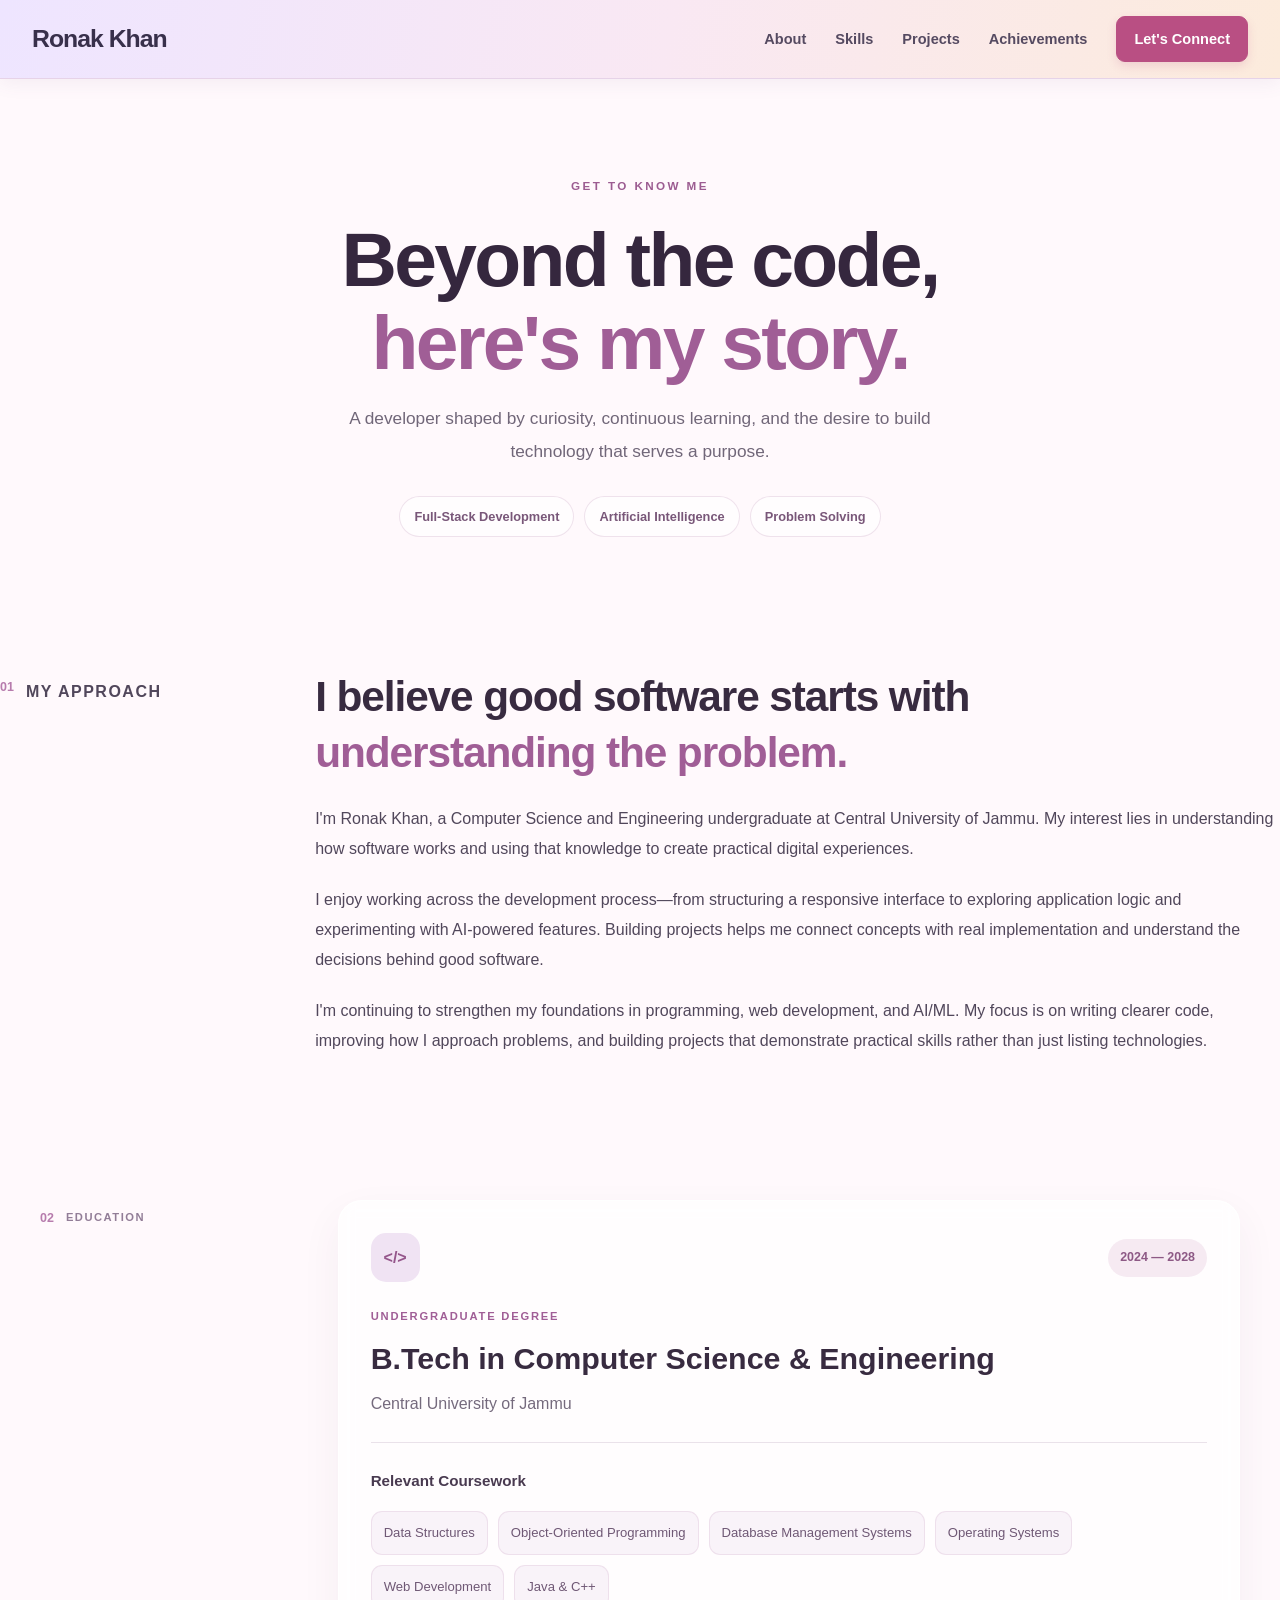
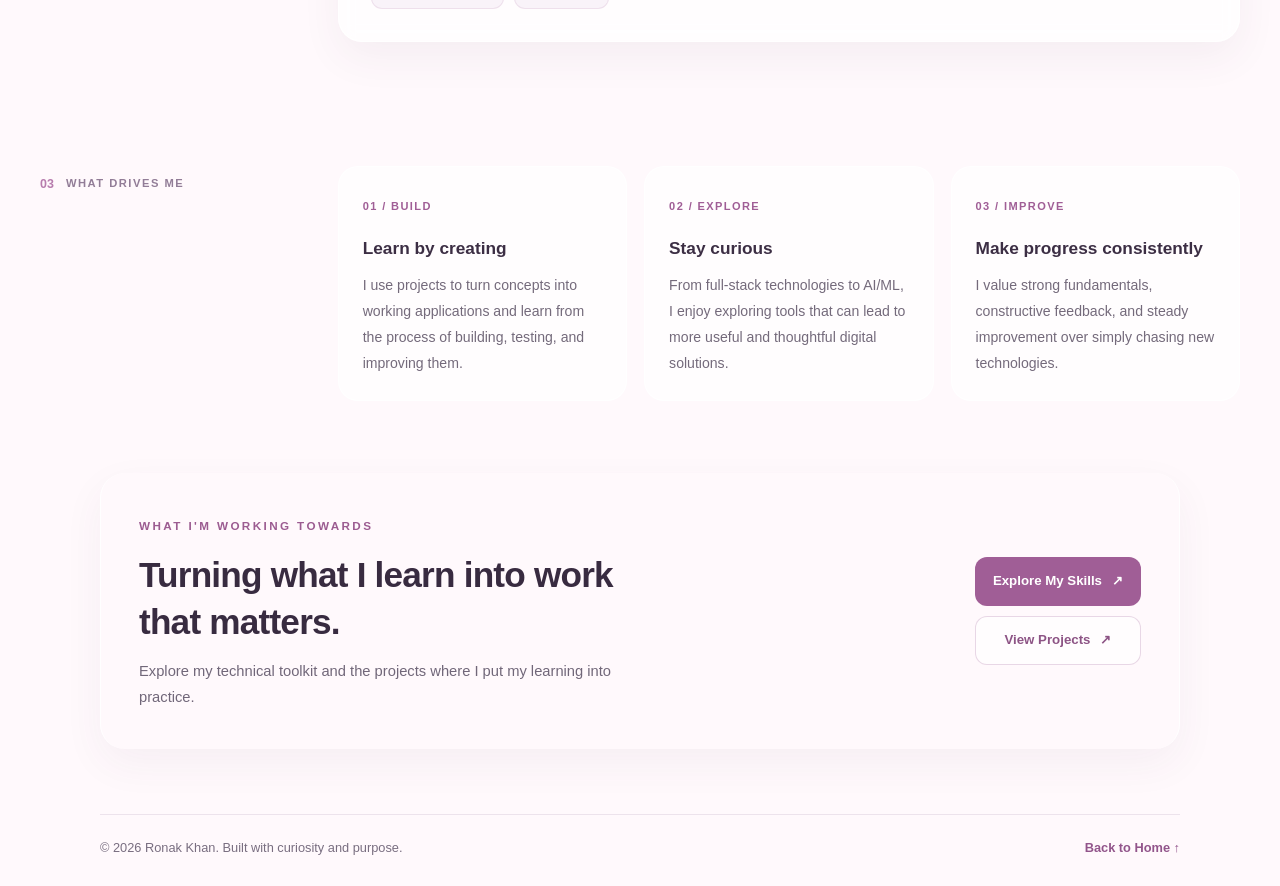
<file: pages/about.html>
<!DOCTYPE html>
<html lang="en">


<head>
    <meta charset="UTF-8">
    <meta name="viewport" content="width=device-width, initial-scale=1.0">

    <meta name="description" content="Learn about my development journey, technical interests, and approach to building useful digital products.">

    <title>About | Ronak Khan</title>

    <link rel="stylesheet" href="../css/style.css">
    <link rel="stylesheet" href="../css/about.css">
</head>

<body>

    <header class="site-header">
        <nav class="navbar container" aria-label="Main navigation">
            <a class="brand" href="../index.html">Ronak Khan</a>

            <div class="nav-links">
                <a href="about.html" aria-current="page">About</a>
                <a href="skills.html">Skills</a>
                <a href="projects.html">Projects</a>
                <a href="achievements.html">Achievements</a>
                <a href="contact.html" class="nav-contact">Let's Connect</a>
            </div>
        </nav>
    </header>

    <main class="about-page">

        <!-- Page introduction -->
        <section class="about-hero">
            <div class="about-shell">
                <span class="about-eyebrow">GET TO KNOW ME</span>

                <h1>
                    Beyond the code,<br>
                    <span>here's my story.</span>
                </h1>

                <p class="about-lead">
                    A developer shaped by curiosity, continuous learning, and the desire to build technology that serves a purpose.
                </p>

                <div class="about-hero-meta">
                    <span>Full-Stack Development</span>
                    <span>Artificial Intelligence</span>
                    <span>Problem Solving</span>
                </div>
            </div>
        </section>

        <!-- Personal introduction -->
        <section class="about-story section-shell">
            <div class="about-section-label">
                <span>01</span>
                <p>MY APPROACH</p>
            </div>

            <div class="about-story-content">
                <h2>
                    I believe good software starts with
                    <span>understanding the problem.</span>
                </h2>

                <p>
                    I'm Ronak Khan, a Computer Science and Engineering undergraduate at Central University of Jammu. My interest lies in understanding how software works and using that knowledge to create practical digital experiences.
                </p>

                <p>
                    I enjoy working across the development process—from structuring a responsive interface to exploring application logic and experimenting with AI-powered features. Building projects helps me connect concepts with real implementation and understand the decisions
                    behind good software.
                </p>

                <p>
                    I'm continuing to strengthen my foundations in programming, web development, and AI/ML. My focus is on writing clearer code, improving how I approach problems, and building projects that demonstrate practical skills rather than just listing technologies.
                </p>
            </div>
        </section>

        <!-- Education -->
        <section class="about-education section-shell">
            <div class="about-section-label">
                <span>02</span>
                <p>EDUCATION</p>
            </div>

            <article class="education-panel">
                <div class="education-topline">
                    <span class="education-icon" aria-hidden="true">&lt;/&gt;</span>
                    <span class="education-period">2024 — 2028</span>
                </div>

                <p class="education-degree">UNDERGRADUATE DEGREE</p>

                <h2>B.Tech in Computer Science &amp; Engineering</h2>

                <p class="education-university">
                    Central University of Jammu
                </p>

                <div class="education-rule"></div>

                <h3>Relevant Coursework</h3>

                <div class="coursework-grid">
                    <span>Data Structures</span>
                    <span>Object-Oriented Programming</span>
                    <span>Database Management Systems</span>
                    <span>Operating Systems</span>
                    <span>Web Development</span>
                    <span>Java &amp; C++</span>
                </div>
            </article>
        </section>

        <!-- What motivates me -->
        <section class="about-principles section-shell">
            <div class="about-section-label">
                <span>03</span>
                <p>WHAT DRIVES ME</p>
            </div>

            <div class="principles-grid">
                <article class="principle-card">
                    <span class="principle-number">01 / BUILD</span>
                    <h3>Learn by creating</h3>
                    <p>
                        I use projects to turn concepts into working applications and learn from the process of building, testing, and improving them.
                    </p>
                </article>

                <article class="principle-card">
                    <span class="principle-number">02 / EXPLORE</span>
                    <h3>Stay curious</h3>
                    <p>
                        From full-stack technologies to AI/ML, I enjoy exploring tools that can lead to more useful and thoughtful digital solutions.
                    </p>
                </article>

                <article class="principle-card">
                    <span class="principle-number">03 / IMPROVE</span>
                    <h3>Make progress consistently</h3>
                    <p>
                        I value strong fundamentals, constructive feedback, and steady improvement over simply chasing new technologies.
                    </p>
                </article>
            </div>
        </section>

        <!-- Next step -->
        <section class="about-next">
            <div class="about-next-inner">
                <div>
                    <span class="about-eyebrow">WHAT I'M WORKING TOWARDS</span>
                    <h2>Turning what I learn into work that matters.</h2>
                    <p>
                        Explore my technical toolkit and the projects where I put my learning into practice.
                    </p>
                </div>

                <div class="about-next-actions">
                    <a class="about-button about-button-primary" href="skills.html">
                        Explore My Skills <span aria-hidden="true">↗</span>
                    </a>

                    <a class="about-button about-button-secondary" href="projects.html">
                        View Projects <span aria-hidden="true">↗</span>
                    </a>
                </div>
            </div>
        </section>

    </main>

    <footer class="about-footer">
        <p>© 2026 Ronak Khan. Built with curiosity and purpose.</p>
        <a href="../index.html">Back to Home ↑</a>
    </footer>

</body>

</html>
</file>
<file: css/style.css>
/* =================================
   COMMON PORTFOLIO STYLES
================================= */

:root {
    --page-bg: #fffdfd;
    --white: #ffffff;
    --pink: #d96f9b;
    --pink-dark: #b94e7c;
    --pink-soft: #fff0f5;
    --lavender: #8b7bc8;
    --lavender-soft: #f1edff;
    --heading: #302c3d;
    --text: #5f5a6c;
    --muted: #888293;
    --border: #eee7ef;
    --radius: 16px;
    --page-width: 1160px;
}

* {
    margin: 0;
    padding: 0;
    box-sizing: border-box;
}

html {
    scroll-behavior: smooth;
    scroll-padding-top: 90px;
}

body {
    background: var(--page-bg);
    color: var(--text);
    font-family: "Segoe UI", Arial, sans-serif;
    font-size: 16px;
    line-height: 1.7;
    -webkit-font-smoothing: antialiased;
}

a {
    color: inherit;
    text-decoration: none;
}

img {
    display: block;
    max-width: 100%;
}

.container {
    width: min(var(--page-width), calc(100% - 48px));
    margin-inline: auto;
}


/* NAVIGATION */

.site-header {
    position: sticky;
    top: 0;
    z-index: 10;
    background: rgba(255, 253, 253, 0.94);
    border-bottom: 1px solid var(--border);
    backdrop-filter: blur(12px);
}

.navbar {
    min-height: 76px;
    display: flex;
    align-items: center;
    justify-content: space-between;
    gap: 25px;
}

.brand {
    color: var(--heading);
    font-size: 1.55rem;
    font-weight: 800;
    letter-spacing: -1px;
}

.brand span {
    color: var(--pink);
}

.nav-links {
    display: flex;
    align-items: center;
    gap: 30px;
}

.nav-links a {
    color: var(--text);
    font-size: 0.92rem;
    font-weight: 600;
    transition: color 0.2s ease;
}

.nav-links a:hover {
    color: var(--pink-dark);
}

.nav-links .nav-contact {
    padding: 9px 16px;
    color: var(--pink-dark);
    background: var(--pink-soft);
    border: 1px solid #f4d7e3;
    border-radius: 9px;
}

.nav-links .nav-contact:hover {
    color: #ffffff;
    background: var(--pink-dark);
}


/* REUSABLE BUTTONS */

.button {
    min-height: 48px;
    display: inline-flex;
    align-items: center;
    justify-content: center;
    gap: 10px;
    padding: 12px 20px;
    border: 1px solid transparent;
    border-radius: 10px;
    font-size: 0.92rem;
    font-weight: 700;
    transition: background 0.2s ease, color 0.2s ease, border-color 0.2s ease, transform 0.2s ease;
}

.button:hover {
    transform: translateY(-2px);
}

.button-primary {
    color: var(--white);
    background: var(--pink-dark);
    border-color: var(--pink-dark);
    box-shadow: 0 5px 14px rgba(185, 78, 124, 0.16);
}

.button-primary:hover {
    background: #9f3f69;
    border-color: #9f3f69;
}

.button-secondary {
    color: var(--heading);
    background: var(--white);
    border-color: #e5dce8;
}

.button-secondary:hover {
    color: var(--pink-dark);
    background: var(--pink-soft);
    border-color: #e8bfd1;
}

a:focus-visible {
    outline: 3px solid #bba9ef;
    outline-offset: 4px;
}

@media (max-width: 640px) {
    .container {
        width: calc(100% - 36px);
    }
    .navbar {
        min-height: 68px;
    }
    .nav-links {
        gap: 12px;
    }
    .nav-links a {
        font-size: 0.8rem;
    }
    .nav-links .nav-contact {
        padding: 7px 9px;
    }
}

@media (max-width: 390px) {
    .nav-links {
        gap: 8px;
    }
    .nav-links a {
        font-size: 0.74rem;
    }
}


/* NAVBAR — SOFT LAVENDER PINK */

.site-header {
    position: sticky;
    top: 0;
    z-index: 100;
    background: linear-gradient( 100deg, #f8efff 0%, #fff1f6 55%, #fff8f0 100%);
    border-bottom: 1px solid #ead9ed;
    box-shadow: 0 4px 18px rgba(112, 76, 123, 0.06);
}

.navbar {
    min-height: 78px;
    display: flex;
    align-items: center;
    justify-content: space-between;
    gap: 25px;
}

.brand {
    color: #38304b;
    font-size: 1.55rem;
    font-weight: 800;
    letter-spacing: -1px;
}

.brand span {
    color: #c65c91;
}

.nav-links {
    display: flex;
    align-items: center;
    gap: 29px;
}

.nav-links a {
    color: #554a61;
    font-size: 0.91rem;
    font-weight: 650;
    transition: color 0.2s ease;
}

.nav-links a:hover {
    color: #b34479;
}

.nav-links .nav-contact {
    padding: 10px 17px;
    color: #ffffff;
    background: #bd5b8d;
    border: 1px solid #bd5b8d;
    border-radius: 9px;
    box-shadow: 0 4px 10px rgba(189, 91, 141, 0.15);
}

.nav-links .nav-contact:hover {
    color: #ffffff;
    background: #a74476;
    border-color: #a74476;
}

body {
    background: linear-gradient( 125deg, #fffafc 0%, #fff0f5 32%, #f5efff 68%, #fff7f0 100%);
    background-attachment: fixed;
    color: var(--text);
    font-family: "Segoe UI", Arial, sans-serif;
    font-size: 16px;
    line-height: 1.7;
    -webkit-font-smoothing: antialiased;
}

.site-header {
    position: sticky;
    top: 0;
    z-index: 100;
    background: linear-gradient( 100deg, #eee5ff 0%, #f9e8f3 52%, #fcebdc 100%);
    border-bottom: 1px solid #e6d3e8;
    box-shadow: 0 4px 18px rgba(112, 76, 123, 0.08);
    backdrop-filter: blur(12px);
}

.nav-links .nav-contact {
    padding: 10px 17px;
    color: #ffffff;
    background: #b94f83;
    border: 1px solid #b94f83;
    border-radius: 9px;
    box-shadow: 0 4px 10px rgba(185, 79, 131, 0.17);
}

.nav-links .nav-contact:hover {
    color: #ffffff;
    background: #9f3c6e;
    border-color: #9f3c6e;
}


/* =====================================
   ABOUT SECTION
   Soft pink + lavender portfolio theme
===================================== */

.about-section {
    position: relative;
    isolation: isolate;
    overflow: hidden;
    padding: 100px 24px;
    scroll-margin-top: 90px;
    background: linear-gradient( 125deg, #fffafc 0%, #fff1f5 42%, #f6f0ff 78%, #fff8f1 100%);
    border-top: 1px solid #f3e5ed;
    border-bottom: 1px solid #eee4f3;
}

.about-container {
    max-width: 1160px;
    margin: 0 auto;
}


/* SECTION HEADING */

.about-heading {
    max-width: 760px;
    margin-bottom: 48px;
}

.about-label {
    display: flex;
    align-items: center;
    gap: 10px;
    margin-bottom: 15px;
    color: #b94e7c;
    font-size: 0.76rem;
    font-weight: 800;
    letter-spacing: 2.5px;
}

.about-label::before {
    content: "";
    width: 25px;
    height: 2px;
    background: #d96f9b;
}

.about-heading h2 {
    max-width: 720px;
    color: #302c3d;
    font-size: clamp(2.15rem, 4.5vw, 3.35rem);
    font-weight: 800;
    line-height: 1.2;
    letter-spacing: -1.6px;
}

.about-heading h2 span {
    color: #b94e7c;
}

.about-intro {
    max-width: 680px;
    margin-top: 18px;
    color: #6c6376;
    font-size: 1.04rem;
    line-height: 1.85;
}


/* MAIN TWO-COLUMN LAYOUT */

.about-layout {
    display: grid;
    grid-template-columns: minmax(0, 1.15fr) minmax(300px, 0.85fr);
    align-items: start;
    gap: 55px;
}


/* LEFT COLUMN */

.about-story {
    min-width: 0;
}

.about-story>p {
    margin-bottom: 20px;
    color: #5f586a;
    font-size: 0.98rem;
    line-height: 1.95;
}

.about-story strong {
    color: #42344f;
    font-weight: 750;
}


/* PERSONAL QUOTE */

.about-quote {
    display: flex;
    align-items: flex-start;
    gap: 15px;
    margin-top: 30px;
    padding: 22px 23px;
    background: rgba(255, 255, 255, 0.65);
    border-left: 3px solid #c46b99;
    border-radius: 0 12px 12px 0;
}

.quote-mark {
    color: #c46b99;
    font-family: Georgia, serif;
    font-size: 2.8rem;
    line-height: 1;
}

.about-quote p {
    padding-top: 5px;
    color: #51475f;
    font-size: 0.94rem;
    font-style: italic;
    line-height: 1.8;
}


/* RIGHT COLUMN */

.about-sidebar {
    display: flex;
    flex-direction: column;
    gap: 20px;
    min-width: 0;
}

.about-info-card {
    padding: 25px;
    background: rgba(255, 255, 255, 0.76);
    border: 1px solid rgba(220, 196, 220, 0.75);
    border-radius: 16px;
    box-shadow: 0 8px 25px rgba(88, 62, 97, 0.045);
}

.card-eyebrow {
    margin-bottom: 22px;
    color: #a4517e;
    font-size: 0.73rem;
    font-weight: 800;
    letter-spacing: 1.8px;
}


/* EDUCATION */

.education-marker {
    display: flex;
    align-items: flex-start;
    gap: 13px;
}

.education-dot {
    flex: 0 0 11px;
    width: 11px;
    height: 11px;
    margin-top: 7px;
    background: #c46b99;
    border: 3px solid #f8dce9;
    border-radius: 50%;
    box-sizing: content-box;
}

.education-marker h3 {
    color: #383044;
    font-size: 1rem;
    line-height: 1.6;
}

.institution {
    margin-top: 8px;
    color: #665c70;
    font-size: 0.91rem;
    line-height: 1.7;
}

.education-duration {
    display: inline-block;
    margin-top: 12px;
    padding: 5px 10px;
    color: #765c9e;
    background: #f1edff;
    border: 1px solid #e4dcff;
    border-radius: 7px;
    font-size: 0.8rem;
    font-weight: 700;
}


/* FOCUS AREAS */

.focus-list {
    display: flex;
    flex-direction: column;
    gap: 22px;
}

.focus-item {
    display: grid;
    grid-template-columns: 35px minmax(0, 1fr);
    align-items: start;
    gap: 12px;
}

.focus-number {
    display: grid;
    place-items: center;
    width: 33px;
    height: 33px;
    color: #a74e7c;
    background: #fff0f5;
    border: 1px solid #f2d7e4;
    border-radius: 9px;
    font-size: 0.76rem;
    font-weight: 800;
}

.focus-item h3 {
    color: #383044;
    font-size: 0.94rem;
    line-height: 1.5;
}

.focus-item p {
    margin-top: 5px;
    color: #797082;
    font-size: 0.86rem;
    line-height: 1.75;
}


/* ACCESSIBILITY */

@media (prefers-reduced-motion: reduce) {
    .about-section {
        scroll-behavior: auto;
    }
}


/* TABLET */

@media (max-width: 850px) {
    .about-layout {
        grid-template-columns: minmax(0, 1fr) minmax(260px, 0.9fr);
        gap: 30px;
    }
    .about-info-card {
        padding: 21px;
    }
}


/* MOBILE */

@media (max-width: 680px) {
    .about-section {
        padding: 68px 20px;
    }
    .about-heading {
        margin-bottom: 32px;
    }
    .about-heading h2 {
        letter-spacing: -0.8px;
    }
    .about-layout {
        grid-template-columns: 1fr;
        gap: 30px;
    }
    .about-story>p {
        font-size: 0.95rem;
    }
    .about-quote {
        padding: 18px;
    }
}

@media (max-width: 390px) {
    .about-section {
        padding-inline: 16px;
    }
    .about-info-card {
        padding: 18px;
    }
    .about-heading h2 {
        font-size: 2rem;
    }
}

.about-section {
    width: 100%;
    padding: 100px 5%;
    scroll-margin-top: 90px;
    background: linear-gradient( 125deg, #fffafc 0%, #fff1f5 42%, #f6f0ff 78%, #fff8f1 100%);
}


/* Full-width container */

.about-container {
    width: 100%;
    max-width: 1400px;
    margin: 0 auto;
}


/* Heading */

.about-heading {
    width: 100%;
    margin-bottom: 35px;
}

.about-label {
    color: #8155a8;
    font-size: 0.8rem;
    font-weight: 700;
    letter-spacing: 3px;
    margin-bottom: 14px;
}

.about-heading h2,
.about-container h2 {
    color: #30243d;
    font-size: clamp(2rem, 4vw, 3.2rem);
    line-height: 1.2;
    margin-bottom: 20px;
}


/* Intro uses the full width */

.about-intro {
    width: 100%;
    max-width: 1100px;
    color: #51475b;
    font-size: 1.08rem;
    line-height: 1.9;
    margin-bottom: 35px;
}


/* Main content: left story + right sidebar */

.about-layout {
    display: grid;
    grid-template-columns: minmax(0, 1.6fr) minmax(280px, 1fr);
    gap: 35px;
    align-items: start;
    width: 100%;
}


/* Left column */

.about-story {
    width: 100%;
    min-width: 0;
}

.about-story p {
    color: #51475b;
    font-size: 1rem;
    line-height: 1.9;
    margin-bottom: 20px;
}


/* Quote */

.about-quote {
    margin-top: 28px;
    padding: 24px 28px;
    border-left: 4px solid #d96f9b;
    border-radius: 0 16px 16px 0;
    background: rgba(255, 255, 255, 0.65);
    color: #624080;
    font-size: 1.05rem;
    line-height: 1.8;
}


/* Right column */

.about-sidebar {
    width: 100%;
    min-width: 0;
    display: flex;
    flex-direction: column;
    gap: 24px;
}


/* Education and focus cards */

.about-info-card {
    width: 100%;
    padding: 28px;
    border: 1px solid rgba(129, 85, 168, 0.16);
    border-radius: 20px;
    background: rgba(255, 255, 255, 0.72);
    box-shadow: 0 8px 28px rgba(90, 60, 100, 0.05);
}

.about-info-card h3 {
    color: #624080;
    font-size: 1.15rem;
    margin-bottom: 16px;
}

.about-info-card p {
    color: #51475b;
    line-height: 1.8;
    margin-bottom: 8px;
}

.focus-list {
    display: flex;
    flex-direction: column;
    gap: 18px;
}

.focus-list h4 {
    color: #30243d;
    font-size: 1rem;
    margin-bottom: 4px;
}

.focus-list p {
    margin: 0;
    font-size: 0.95rem;
}


/* Responsive layout */

@media (max-width: 800px) {
    .about-section {
        padding: 70px 6%;
    }
    .about-layout {
        grid-template-columns: 1fr;
        gap: 25px;
    }
    .about-intro {
        font-size: 1rem;
    }
}

@media (max-width: 480px) {
    .about-section {
        padding: 55px 20px;
    }
    .about-info-card {
        padding: 22px;
    }
    .about-quote {
        padding: 18px;
    }
}


/* ========================================
   GLOBAL PORTFOLIO THEME
   One consistent pastel background
======================================== */

:root {
    --page-bg: #fff9fc;
    --surface-bg: rgba(255, 255, 255, 0.78);
    --surface-solid: #ffffff;
    --pink: #e879a9;
    --pink-light: #fff0f6;
    --lavender: #a78bfa;
    --lavender-light: #f3efff;
    --peach: #ffbd9b;
    --text-primary: #30263b;
    --text-secondary: #756b80;
    --border-soft: rgba(167, 139, 250, 0.20);
    --page-width: 1400px;
}


/* Same background throughout the document */

html {
    scroll-behavior: smooth;
    background: var(--page-bg);
}

body {
    margin: 0;
    color: var(--text-primary);
    background: var(--page-bg);
    font-family: "Inter", "Segoe UI", sans-serif;
}


/* Every main section shares the same background */

main,
main>section {
    background-color: var(--page-bg);
}


/* Consistent section spacing */

main>section {
    width: 100%;
    box-sizing: border-box;
    position: relative;
    padding-block: 88px;
}


/* Consistent content width */

.container,
.about-container,
.projects-container,
.skills-container {
    width: min(var(--page-width), calc(100% - 64px));
    margin-inline: auto;
    box-sizing: border-box;
}


/* Prevent unwanted horizontal overflow */

*,
*::before,
*::after {
    box-sizing: border-box;
}

img {
    max-width: 100%;
}

@media (max-width: 768px) {
    main>section {
        padding-block: 60px;
    }
    .container,
    .about-container,
    .projects-container,
    .skills-container {
        width: calc(100% - 36px);
    }
}

:root {
    --page-bg: #fff9fc;
}

html,
body {
    background: var(--page-bg);
}

main>section {
    background-color: var(--page-bg);
}


/* ========================================
   HERO SPECIALTIES — SOFT PASTEL PILLS
======================================== */

.hero-specialties {
    display: flex;
    flex-wrap: wrap;
    align-items: center;
    gap: 12px;
    margin: 26px 0 30px;
}

.hero-specialties span {
    display: inline-flex;
    align-items: center;
    justify-content: center;
    padding: 10px 17px;
    font-size: 13px;
    font-weight: 600;
    letter-spacing: 0.2px;
    line-height: 1.4;
    color: #65518a;
    background: linear-gradient(135deg, #f3edff 0%, #faf5ff 100%);
    border: 1px solid #e5d8fa;
    border-radius: 50px;
    box-shadow: 0 3px 10px rgba(126, 91, 164, 0.06);
    transition: transform 0.25s ease, box-shadow 0.25s ease, border-color 0.25s ease;
}

.hero-specialties span:nth-child(2) {
    color: #a34f79;
    background: linear-gradient(135deg, #fff0f5 0%, #fff7f8 100%);
    border-color: #f6d6e4;
}

.hero-specialties span:hover {
    transform: translateY(-2px);
    box-shadow: 0 6px 15px rgba(126, 91, 164, 0.12);
    border-color: #cbb4ed;
}


/* ========================================
   HERO ACTION BUTTONS
======================================== */

.hero-actions {
    display: flex;
    flex-wrap: wrap;
    align-items: center;
    gap: 16px;
    margin: 0 0 25px;
}

.hero-actions .button {
    display: inline-flex;
    align-items: center;
    justify-content: center;
    gap: 12px;
    min-height: 52px;
    padding: 14px 24px;
    border: 1px solid transparent;
    border-radius: 14px;
    font-family: inherit;
    font-size: 14px;
    font-weight: 600;
    line-height: 1.4;
    text-decoration: none;
    white-space: nowrap;
    cursor: pointer;
    transition: transform 0.25s ease, box-shadow 0.25s ease, background 0.25s ease, border-color 0.25s ease;
}

.hero-actions .button span {
    display: inline-block;
    font-size: 18px;
    line-height: 1;
    transition: transform 0.25s ease;
}


/* PRIMARY BUTTON — LAVENDER & PURPLE */

.hero-actions .button-primary {
    color: #ffffff;
    background: linear-gradient(115deg, #8b69cf 0%, #a477d9 55%, #bd83d2 100%);
    border-color: #9a76d5;
    box-shadow: 0 7px 18px rgba(139, 105, 207, 0.23), inset 0 1px 0 rgba(255, 255, 255, 0.2);
}

.hero-actions .button-primary:hover {
    color: #ffffff;
    background: linear-gradient(115deg, #7955c1 0%, #9564cd 55%, #ae70c8 100%);
    transform: translateY(-3px);
    box-shadow: 0 11px 24px rgba(139, 105, 207, 0.30), inset 0 1px 0 rgba(255, 255, 255, 0.2);
}

.hero-actions .button-primary:active {
    transform: translateY(-1px);
}


/* SECONDARY BUTTON — WHITE WITH PINK ACCENT */

.hero-actions .button-secondary {
    color: #875b9e;
    background: linear-gradient(135deg, #ffffff 0%, #fff8fc 100%);
    border-color: #e9d5f1;
    box-shadow: 0 5px 15px rgba(153, 106, 165, 0.08);
}

.hero-actions .button-secondary:hover {
    color: #77428f;
    background: linear-gradient(135deg, #fff1f8 0%, #f8f0ff 100%);
    border-color: #d9b9e8;
    transform: translateY(-3px);
    box-shadow: 0 9px 20px rgba(153, 106, 165, 0.15);
}

.hero-actions .button-secondary:active {
    transform: translateY(-1px);
}


/* ARROW ANIMATION */

.hero-actions .button:hover span {
    transform: translate(3px, -2px);
}


/* ACCESSIBILITY — KEYBOARD FOCUS */

.hero-actions .button:focus-visible,
.hero-specialties span:focus-visible {
    outline: 3px solid rgba(139, 105, 207, 0.35);
    outline-offset: 4px;
}


/* ========================================
   HERO NOTE
======================================== */

.hero-note {
    margin: 0;
    color: #777080;
    font-size: 14px;
    line-height: 1.8;
    letter-spacing: 0.15px;
}


/* ========================================
   RESPONSIVE DESIGN
======================================== */

@media (max-width: 600px) {
    .hero-specialties {
        gap: 9px;
        margin: 22px 0 26px;
    }
    .hero-specialties span {
        padding: 9px 13px;
        font-size: 12px;
    }
    .hero-actions {
        gap: 12px;
    }
    .hero-actions .button {
        min-height: 48px;
        padding: 12px 17px;
        font-size: 13px;
        border-radius: 12px;
    }
    .hero-note {
        font-size: 13px;
    }
}

@media (max-width: 380px) {
    .hero-actions {
        flex-direction: column;
        align-items: stretch;
    }
    .hero-actions .button {
        width: 100%;
    }
}


/* REDUCED MOTION ACCESSIBILITY */

@media (prefers-reduced-motion: reduce) {
    .hero-specialties span,
    .hero-actions .button,
    .hero-actions .button span {
        transition: none;
    }
    .hero-specialties span:hover,
    .hero-actions .button:hover,
    .hero-actions .button:active {
        transform: none;
    }
}


/* VIEW RESUME — SOFT ROSE PINK */

.hero-actions .button-secondary {
    color: #9b4567;
    background: linear-gradient(135deg, #fff0f5 0%, #f9dce8 100%);
    border: 1px solid #edc3d5;
    box-shadow: 0 5px 15px rgba(177, 92, 130, 0.10);
    transition: all 0.3s ease;
}

.hero-actions .button-secondary:hover {
    color: #823653;
    background: linear-gradient(135deg, #f9dce8 0%, #f3c8da 100%);
    border-color: #e5aec6;
    transform: translateY(-3px);
    box-shadow: 0 9px 20px rgba(177, 92, 130, 0.18);
}


/* =========================================
   GLOBAL THEME — ONE CONSISTENT BACKGROUND
========================================= */

:root {
    --page-bg: #fff9fc;
    /* Keep your existing theme variables */
    --heading: #30263b;
    --text: #756b80;
    --muted: #93869b;
    --white: #ffffff;
}


/* Apply the same background to the entire page */

html {
    min-height: 100%;
    background: var(--page-bg);
    scroll-behavior: smooth;
    scroll-padding-top: 90px;
}

body {
    min-height: 100vh;
    margin: 0;
    background: var(--page-bg);
    color: var(--text);
}


/* Avoid unwanted horizontal gaps */

*,
*::before,
*::after {
    box-sizing: border-box;
}


/* Keep the main page background consistent */

main {
    background: var(--page-bg);
}


/* Sections share the same background without separator lines */

main>section {
    background: transparent !important;
    border-top: none;
    border-bottom: none;
    box-shadow: none;
}


/* =========================================
   GLOBAL PORTFOLIO STYLES
   One consistent background for the page
========================================= */

:root {
    --page-bg: #fff9fc;
    --heading: #30263b;
    --text: #756b80;
    --muted: #93869b;
    --white: #ffffff;
    --pink: #df78a7;
    --pink-dark: #a34d7a;
    --pink-soft: #fff0f6;
    --lavender: #a38bea;
    --lavender-soft: #f3efff;
    --border: #f0dce7;
}


/* Reset */

*,
*::before,
*::after {
    box-sizing: border-box;
}

html {
    min-height: 100%;
    margin: 0;
    padding: 0;
    background-color: var(--page-bg);
    scroll-behavior: smooth;
    scroll-padding-top: 90px;
}

body {
    min-height: 100vh;
    margin: 0;
    padding: 0;
    background-color: var(--page-bg);
    color: var(--text);
    font-family: "Inter", "Segoe UI", Arial, sans-serif;
}


/* Images and media */

img {
    max-width: 100%;
}


/* Main page wrapper */

main {
    width: 100%;
    margin: 0;
    padding: 0;
    background-color: var(--page-bg);
}


/* Every main section uses the same background */

main>section {
    background-color: transparent;
    background-image: none;
    border-top: none;
    border-bottom: none;
    box-shadow: none;
}


/* Shared heading colors */

h1,
h2,
h3,
h4,
h5,
h6 {
    color: var(--heading);
}


/* Shared links */

a {
    -webkit-tap-highlight-color: transparent;
}


/* Prevent unwanted horizontal overflow */

body {
    overflow-x: hidden;
}


/* Consistent anchor scrolling */

section[id] {
    scroll-margin-top: 90px;
}


/* Respect reduced-motion preferences */

@media (prefers-reduced-motion: reduce) {
    html {
        scroll-behavior: auto;
    }
    *,
    *::before,
    *::after {
        animation-duration: 0.01ms !important;
        animation-iteration-count: 1 !important;
        transition-duration: 0.01ms !important;
    }
}


/* =========================================
   SHARED SECTION BACKGROUND OVERRIDE
========================================= */

main>section,
main>section.hero,
main>section.about-section,
main>section.skills-section,
main>section.projects-section,
main>section.achievements-section,
main>section.certifications-section,
main>section.activities-section,
main>section.contact-section {
    background: transparent !important;
    background-image: none !important;
    border-top: none !important;
    border-bottom: none !important;
    box-shadow: none;
}


/* Keep the page background consistent */

html,
body,
main {
    background-color: var(--page-bg, #fff9fc) !important;
    background-image: none !important;
}


/* Remove decorative section-level background glows */

main>section::before,
main>section::after {
    background: none !important;
    box-shadow: none !important;
}
</file>
<file: css/about.css>
/* =====================================
   ABOUT PAGE
   Uses the existing global background
===================================== */

.about-page {
    color: #382b40;
}

.about-shell,
.section-shell {
    width: min(1400px, calc(100% - 80px));
    max-width: none;
    margin-inline: auto;
}

.about-hero {
    padding: 92px 0 70px;
    text-align: center;
}

.about-eyebrow {
    display: inline-block;
    color: #9c5c91;
    font-size: 0.73rem;
    font-weight: 800;
    letter-spacing: 2.4px;
}

.about-hero h1 {
    margin: 20px 0 18px;
    color: #35273e;
    font-size: clamp(2.8rem, 6vw, 5rem);
    font-weight: 780;
    letter-spacing: -2.7px;
    line-height: 1.08;
}

.about-hero h1 span {
    color: #a05e96;
}

.about-lead {
    max-width: 640px;
    margin: 0 auto;
    color: #716779;
    font-size: 1.08rem;
    line-height: 1.9;
}

.about-hero-meta {
    display: flex;
    flex-wrap: wrap;
    justify-content: center;
    gap: 10px;
    margin-top: 28px;
}

.about-hero-meta span {
    padding: 9px 14px;
    border: 1px solid rgba(160, 94, 150, 0.17);
    border-radius: 999px;
    background: rgba(255, 255, 255, 0.58);
    color: #795779;
    font-size: 0.8rem;
    font-weight: 650;
}


/* Story and section headings */

.section-shell {
    display: grid;
    grid-template-columns: minmax(150px, 0.28fr) minmax(0, 1fr);
    gap: 45px;
    width: min(1400px, calc(100% - 80px));
    margin-inline: auto;
    padding-top: 62px;
    padding-bottom: 62px;
    border-top: 1px solid rgba(126, 93, 135, 0.14);
}

.about-section-label {
    display: flex;
    align-items: flex-start;
    gap: 12px;
    padding-top: 8px;
}

.about-section-label>span {
    color: #b77cad;
    font-size: 0.78rem;
    font-weight: 800;
}

.about-section-label p {
    margin: 0;
    color: #927d97;
    font-size: 0.7rem;
    font-weight: 800;
    letter-spacing: 1.5px;
}

.about-story-content h2 {
    max-width: 720px;
    margin: 0 0 24px;
    color: #382b40;
    font-size: clamp(1.8rem, 3.5vw, 2.65rem);
    letter-spacing: -1.1px;
    line-height: 1.3;
}

.about-story-content h2 span {
    color: #a05e96;
}

.about-story-content p {
    margin: 0 0 18px;
    color: #6f6578;
    font-size: 0.98rem;
    line-height: 1.95;
}


/* Education */

.education-panel {
    padding: 32px;
    border: 1px solid rgba(255, 255, 255, 0.9);
    border-radius: 24px;
    background: rgba(255, 255, 255, 0.69);
    box-shadow: 0 16px 42px rgba(83, 52, 91, 0.06);
    backdrop-filter: blur(8px);
}

.education-topline {
    display: flex;
    align-items: center;
    justify-content: space-between;
    gap: 15px;
    margin-bottom: 25px;
}

.education-icon {
    display: grid;
    width: 49px;
    height: 49px;
    place-items: center;
    border-radius: 15px;
    background: #f0e3f3;
    color: #95568b;
    font-size: 1rem;
    font-weight: 800;
}

.education-period {
    padding: 8px 12px;
    border-radius: 999px;
    background: #f6eaf2;
    color: #8d5985;
    font-size: 0.78rem;
    font-weight: 750;
}

.education-degree {
    margin: 0 0 10px;
    color: #a05e96;
    font-size: 0.7rem;
    font-weight: 800;
    letter-spacing: 1.8px;
}

.education-panel h2 {
    margin: 0;
    color: #382b40;
    font-size: clamp(1.35rem, 2.6vw, 1.9rem);
    line-height: 1.45;
}

.education-university {
    margin: 9px 0 0;
    color: #756a7d;
    line-height: 1.7;
}

.education-rule {
    height: 1px;
    margin: 25px 0;
    background: rgba(137, 103, 143, 0.18);
}

.education-panel h3 {
    margin: 0 0 17px;
    color: #493a50;
    font-size: 0.95rem;
}

.coursework-grid {
    display: flex;
    flex-wrap: wrap;
    gap: 10px;
}

.coursework-grid span {
    padding: 10px 12px;
    border: 1px solid rgba(160, 94, 150, 0.13);
    border-radius: 11px;
    background: rgba(249, 242, 249, 0.9);
    color: #6f5875;
    font-size: 0.82rem;
}


/* Principles */

.principles-grid {
    display: grid;
    grid-template-columns: repeat(3, minmax(0, 1fr));
    gap: 17px;
}

.principle-card {
    padding: 24px;
    border: 1px solid rgba(255, 255, 255, 0.9);
    border-radius: 20px;
    background: rgba(255, 255, 255, 0.62);
    transition: transform 0.22s ease, box-shadow 0.22s ease;
}

.principle-card:hover {
    transform: translateY(-4px);
    box-shadow: 0 15px 32px rgba(83, 52, 91, 0.08);
}

.principle-number {
    color: #a05e96;
    font-size: 0.69rem;
    font-weight: 800;
    letter-spacing: 1.4px;
}

.principle-card h3 {
    margin: 18px 0 10px;
    color: #3c2e44;
    font-size: 1.08rem;
    line-height: 1.5;
}

.principle-card p {
    margin: 0;
    color: #746a7b;
    font-size: 0.88rem;
    line-height: 1.85;
}


/* Next section links */

.about-next {
    width: min(1080px, calc(100% - 48px));
    margin: 10px auto 65px;
    padding: 38px;
    border: 1px solid rgba(255, 255, 255, 0.9);
    border-radius: 25px;
    background: rgba(255, 255, 255, 0.66);
    box-shadow: 0 15px 42px rgba(83, 52, 91, 0.055);
}

.about-next-inner {
    display: flex;
    align-items: center;
    justify-content: space-between;
    gap: 30px;
}

.about-next h2 {
    max-width: 510px;
    margin: 12px 0;
    color: #382b40;
    font-size: clamp(1.55rem, 3vw, 2.2rem);
    letter-spacing: -0.8px;
    line-height: 1.35;
}

.about-next-inner>div:first-child>p {
    max-width: 500px;
    margin: 0;
    color: #716779;
    font-size: 0.92rem;
    line-height: 1.8;
}

.about-next-actions {
    display: flex;
    flex-shrink: 0;
    flex-direction: column;
    gap: 10px;
}

.about-button {
    display: inline-flex;
    min-height: 45px;
    align-items: center;
    justify-content: center;
    gap: 10px;
    padding: 12px 17px;
    border: 1px solid transparent;
    border-radius: 12px;
    font-size: 0.83rem;
    font-weight: 750;
    text-decoration: none;
    transition: transform 0.2s ease, background 0.2s ease;
}

.about-button:hover {
    transform: translateY(-2px);
}

.about-button-primary {
    background: #a05e96;
    color: #fff;
}

.about-button-primary:hover {
    background: #874a7f;
}

.about-button-secondary {
    border-color: rgba(160, 94, 150, 0.24);
    background: rgba(255, 255, 255, 0.7);
    color: #8d5485;
}

.about-button-secondary:hover {
    background: #f7edf6;
}


/* Footer */

.about-footer {
    display: flex;
    width: min(1080px, calc(100% - 48px));
    align-items: center;
    justify-content: space-between;
    gap: 15px;
    margin: 0 auto;
    padding: 22px 0 28px;
    border-top: 1px solid rgba(126, 93, 135, 0.14);
}

.about-footer p,
.about-footer a {
    margin: 0;
    color: #796e80;
    font-size: 0.8rem;
    line-height: 1.7;
}

.about-footer a {
    color: #92558b;
    font-weight: 700;
    text-decoration: none;
}


/* Responsive */

@media (max-width: 850px) {
    .section-shell {
        grid-template-columns: 1fr;
        gap: 22px;
        padding-top: 45px;
        padding-bottom: 45px;
    }
    .about-section-label {
        padding-top: 0;
    }
    .principles-grid {
        grid-template-columns: 1fr;
    }
    .about-next-inner {
        align-items: flex-start;
        flex-direction: column;
    }
    .about-next-actions {
        flex-direction: row;
        flex-wrap: wrap;
    }
}

@media (max-width: 600px) {
    .about-shell,
    .section-shell,
    .about-next,
    .about-footer {
        width: calc(100% - 32px);
    }
    .about-hero {
        padding: 65px 0 48px;
    }
    .about-hero h1 {
        font-size: clamp(2.5rem, 12vw, 3.7rem);
        letter-spacing: -1.7px;
    }
    .about-lead {
        font-size: 0.96rem;
    }
    .about-hero-meta {
        gap: 8px;
    }
    .about-hero-meta span {
        font-size: 0.74rem;
    }
    .about-story-content h2 {
        font-size: 1.8rem;
    }
    .about-story-content p {
        font-size: 0.92rem;
    }
    .education-panel {
        padding: 23px 19px;
    }
    .coursework-grid span {
        font-size: 0.77rem;
    }
    .principle-card {
        padding: 21px;
    }
    .about-next {
        padding: 25px 20px;
        margin-bottom: 40px;
    }
    .about-next-actions {
        width: 100%;
        flex-direction: column;
    }
    .about-button {
        width: 100%;
    }
    .about-footer {
        align-items: flex-start;
        flex-direction: column;
    }
}

@media (prefers-reduced-motion: reduce) {
    .principle-card,
    .about-button {
        transition: none;
    }
    .principle-card:hover,
    .about-button:hover {
        transform: none;
    }
}

.about-section {
    width: 100%;
    padding: 100px 5%;
    scroll-margin-top: 90px;
    background: linear-gradient( 125deg, #fffafc 0%, #fff1f5 42%, #f6f0ff 78%, #fff8f1 100%);
}


/* Full-width container */

.about-container {
    width: 100%;
    max-width: 1400px;
    margin: 0 auto;
}


/* Heading */

.about-heading {
    width: 100%;
    margin-bottom: 35px;
}

.about-label {
    color: #8155a8;
    font-size: 0.8rem;
    font-weight: 700;
    letter-spacing: 3px;
    margin-bottom: 14px;
}

.about-heading h2,
.about-container h2 {
    color: #30243d;
    font-size: clamp(2rem, 4vw, 3.2rem);
    line-height: 1.2;
    margin-bottom: 20px;
}


/* Intro uses the full width */

.about-intro {
    width: 100%;
    max-width: 1100px;
    color: #51475b;
    font-size: 1.08rem;
    line-height: 1.9;
    margin-bottom: 35px;
}


/* Main content: left story + right sidebar */

.about-layout {
    display: grid;
    grid-template-columns: minmax(0, 1.6fr) minmax(280px, 1fr);
    gap: 35px;
    align-items: start;
    width: 100%;
}


/* Left column */

.about-story {
    width: 100%;
    min-width: 0;
}

.about-story p {
    color: #51475b;
    font-size: 1rem;
    line-height: 1.9;
    margin-bottom: 20px;
}


/* Quote */

.about-quote {
    margin-top: 28px;
    padding: 24px 28px;
    border-left: 4px solid #d96f9b;
    border-radius: 0 16px 16px 0;
    background: rgba(255, 255, 255, 0.65);
    color: #624080;
    font-size: 1.05rem;
    line-height: 1.8;
}


/* Right column */

.about-sidebar {
    width: 100%;
    min-width: 0;
    display: flex;
    flex-direction: column;
    gap: 24px;
}


/* Education and focus cards */

.about-info-card {
    width: 100%;
    padding: 28px;
    border: 1px solid rgba(129, 85, 168, 0.16);
    border-radius: 20px;
    background: rgba(255, 255, 255, 0.72);
    box-shadow: 0 8px 28px rgba(90, 60, 100, 0.05);
}

.about-info-card h3 {
    color: #624080;
    font-size: 1.15rem;
    margin-bottom: 16px;
}

.about-info-card p {
    color: #51475b;
    line-height: 1.8;
    margin-bottom: 8px;
}

.focus-list {
    display: flex;
    flex-direction: column;
    gap: 18px;
}

.focus-list h4 {
    color: #30243d;
    font-size: 1rem;
    margin-bottom: 4px;
}

.focus-list p {
    margin: 0;
    font-size: 0.95rem;
}


/* Responsive layout */

@media (max-width: 800px) {
    .about-section {
        padding: 70px 6%;
    }
    .about-layout {
        grid-template-columns: 1fr;
        gap: 25px;
    }
    .about-intro {
        font-size: 1rem;
    }
}

@media (max-width: 480px) {
    .about-section {
        padding: 55px 20px;
    }
    .about-info-card {
        padding: 22px;
    }
    .about-quote {
        padding: 18px;
    }
}

.about-section {
    background: var(--page-bg);
}


/* ABOUT SECTION — CENTERED HEADING */

.about-heading {
    width: 100%;
    max-width: 900px;
    margin: 0 auto 55px;
    text-align: center;
}

.about-label {
    display: inline-block;
    padding: 10px 19px;
    margin-bottom: 20px;
    color: #b84e87;
    background: linear-gradient(110deg, #ffe7f1, #f0e8ff, #fff0e4);
    border: 1px solid #f0cfe4;
    border-radius: 100px;
    font-size: 12px;
    font-weight: 800;
    letter-spacing: 2px;
    text-align: center;
}

.about-intro {
    max-width: 850px;
    margin: 0 auto;
    color: #35263f;
    font-size: clamp(32px, 4.5vw, 54px);
    font-weight: 800;
    line-height: 1.2;
    letter-spacing: -1.5px;
    text-align: center;
}


/* Colourful text accent */

.about-intro .heading-accent,
.about-intro .text-highlight {
    background: linear-gradient( 100deg, #dc629e 0%, #a17bea 52%, #e59a79 100%);
    -webkit-background-clip: text;
    background-clip: text;
    -webkit-text-fill-color: transparent;
    color: transparent;
}

@media (max-width: 650px) {
    .about-heading {
        margin-bottom: 36px;
    }
    .about-intro {
        font-size: 34px;
        letter-spacing: -0.8px;
    }
    .about-label {
        font-size: 10px;
        letter-spacing: 1.5px;
    }
}
</file>
